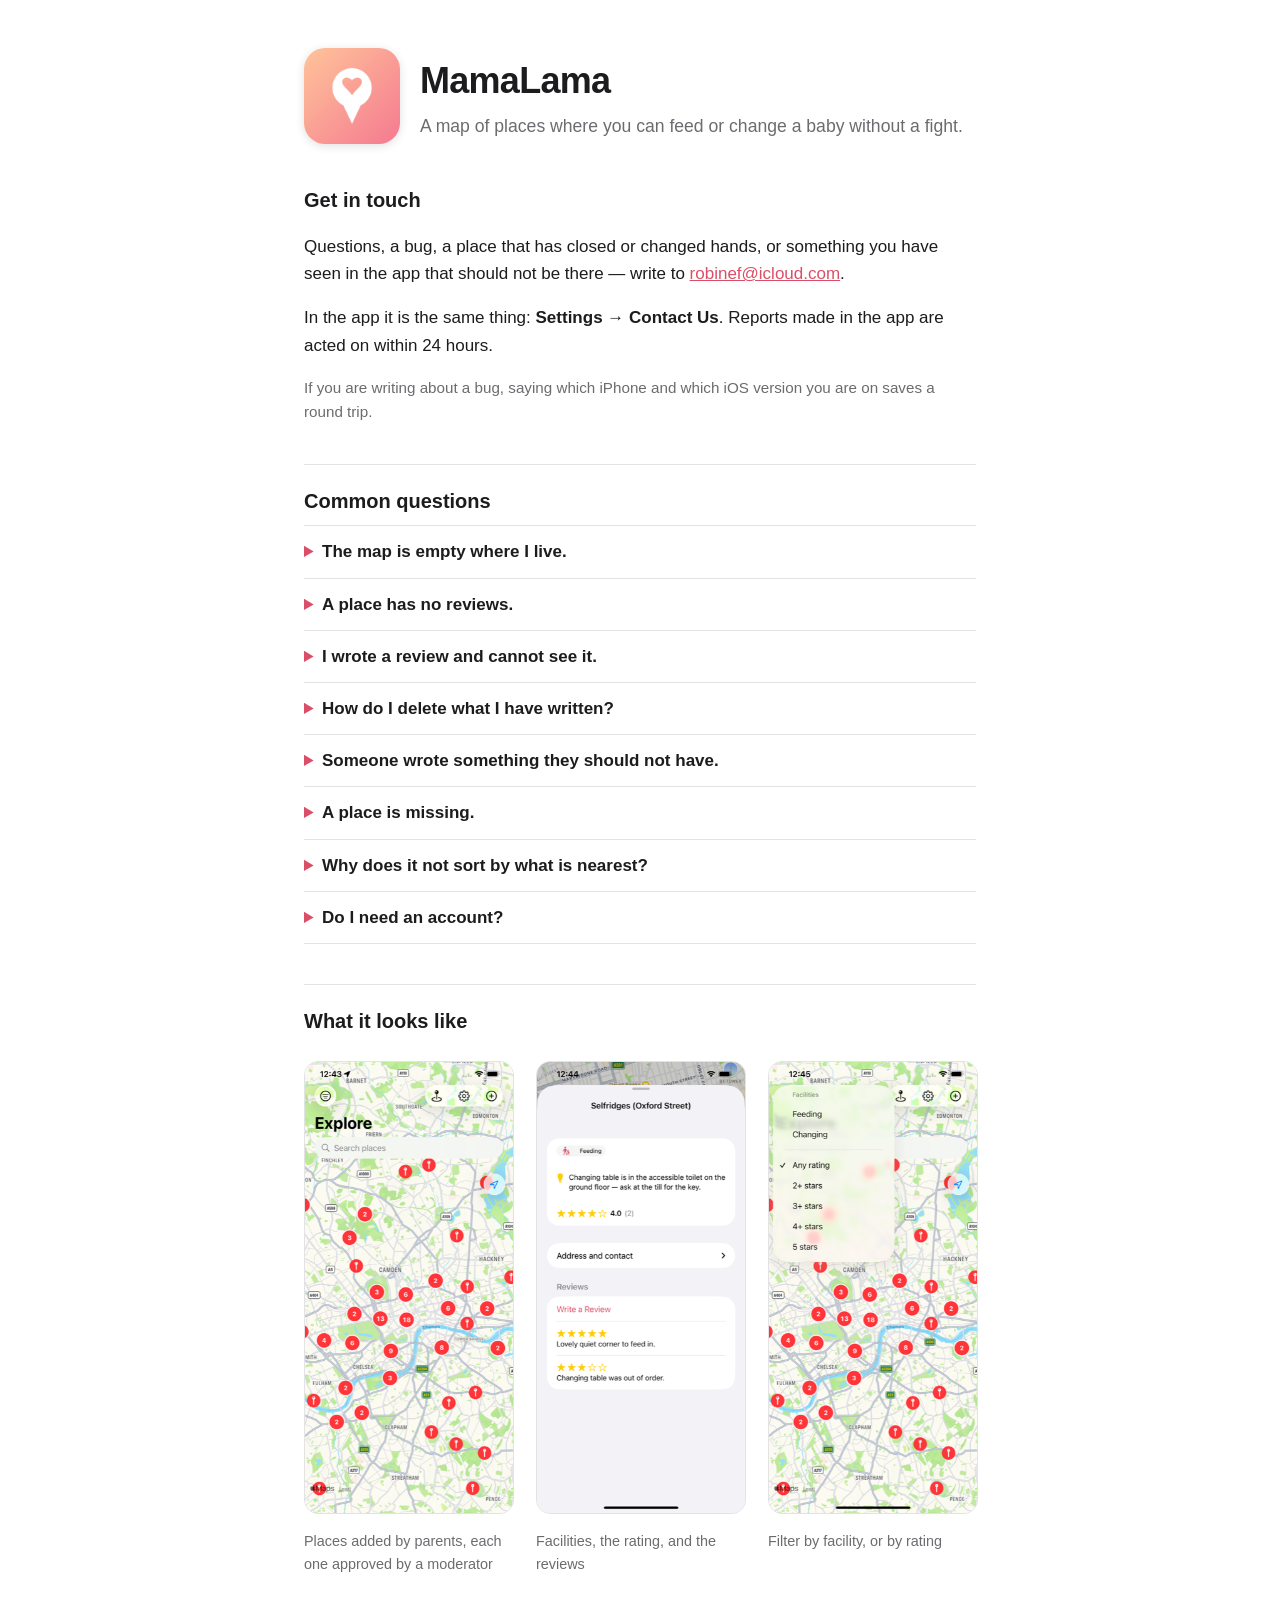
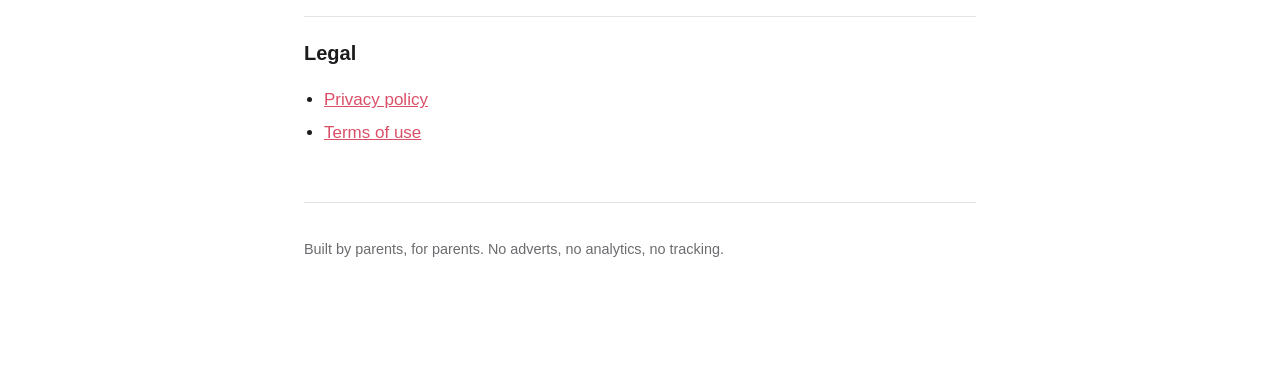
<file: index.html>
<!DOCTYPE html>
<html lang="en">
<head>
<meta charset="utf-8">
<meta name="viewport" content="width=device-width, initial-scale=1">
<title>MamaLama — Support</title>
<meta name="description" content="Support for MamaLama, a map of places where you can feed or change a baby without a fight.">
<link rel="icon" href="assets/icon.png">
<link rel="stylesheet" href="style.css">
</head>
<body>
<main>
  <header class="hero">
    <img class="icon" src="assets/icon.png" alt="MamaLama app icon" width="96" height="96">
    <div>
      <h1>MamaLama</h1>
      <p class="lede">A map of places where you can feed or change a baby without a fight.</p>
    </div>
  </header>

  <h2>Get in touch</h2>
  <p>
    Questions, a bug, a place that has closed or changed hands, or something you
    have seen in the app that should not be there — write to
    <a href="mailto:robinef@icloud.com?subject=MamaLama%20support">robinef@icloud.com</a>.
  </p>
  <p>
    In the app it is the same thing: <strong>Settings → Contact Us</strong>.
    Reports made in the app are acted on within 24&nbsp;hours.
  </p>
  <p class="note">
    If you are writing about a bug, saying which iPhone and which iOS version you
    are on saves a round trip.
  </p>

  <h2>Common questions</h2>

  <details>
    <summary>The map is empty where I live.</summary>
    <p>
      The map is built by the parents using it. Every place on it was added by
      a mum who had been there, and checked and approved by a moderator before
      it appeared. That means the map is thickest where parents have already
      been adding places, and empty where nobody has yet. If your area is bare,
      add the first place to it.
    </p>
  </details>

  <details>
    <summary>A place has no reviews.</summary>
    <p>
      The places are on the map from the moment you open it; the reviews fill in
      as parents write them. Tap a place and you can be the first.
    </p>
  </details>

  <details>
    <summary>I wrote a review and cannot see it.</summary>
    <p>
      Every review and every suggested place is read by a moderator before anyone
      else can see it, so it will not appear straight away. That is deliberate.
      Usually within 24&nbsp;hours.
    </p>
  </details>

  <details>
    <summary>How do I delete what I have written?</summary>
    <p>
      <strong>Settings → Delete my reviews</strong> removes every review you have
      written, whenever you like. To have anything else removed, email the address
      above.
    </p>
  </details>

  <details>
    <summary>Someone wrote something they should not have.</summary>
    <p>
      Report the review from the place's page and it is hidden from you at once,
      with a moderator on it within 24&nbsp;hours. You can also block a
      contributor so you never see their reviews again — that block is kept on
      your phone only, so it goes if you reinstall.
    </p>
  </details>

  <details>
    <summary>A place is missing.</summary>
    <p>
      <strong>Suggest a place</strong> from the map. Find it, tick what it has,
      and leave the one practical thing you wish someone had told you before you
      went — which floor the changing table is on, that you have to ask at the
      till, that it is hopeless at lunchtime. A moderator checks it before it
      goes on the map.
    </p>
  </details>

  <details>
    <summary>Why does it not sort by what is nearest?</summary>
    <p>
      It does not open on you and it does not sort by distance. Share your
      location and you get a blue dot so you can see where you are standing; you
      move the map yourself. Your location is never stored or sent anywhere.
    </p>
  </details>

  <details>
    <summary>Do I need an account?</summary>
    <p>
      There is no MamaLama account. Reading the map works signed out. Writing a
      review or suggesting a place uses the iCloud account already on your phone,
      so a moderator has something to act on.
    </p>
  </details>

  <h2>What it looks like</h2>
  <div class="shots">
    <figure><img src="assets/01-map.png" alt="The map, showing places nearby" loading="lazy"><figcaption>Places added by parents, each one approved by a moderator</figcaption></figure>
    <figure><img src="assets/02-place.png" alt="A place, with its facilities, rating and reviews" loading="lazy"><figcaption>Facilities, the rating, and the reviews</figcaption></figure>
    <figure><img src="assets/03-filters.png" alt="Filters for facility and rating" loading="lazy"><figcaption>Filter by facility, or by rating</figcaption></figure>
  </div>

  <h2>Legal</h2>
  <ul>
    <li><a href="privacy/">Privacy policy</a></li>
    <li><a href="terms/">Terms of use</a></li>
  </ul>

  <footer>
    <p>Built by parents, for parents. No adverts, no analytics, no tracking.</p>
  </footer>
</main>
</body>
</html>
</file>
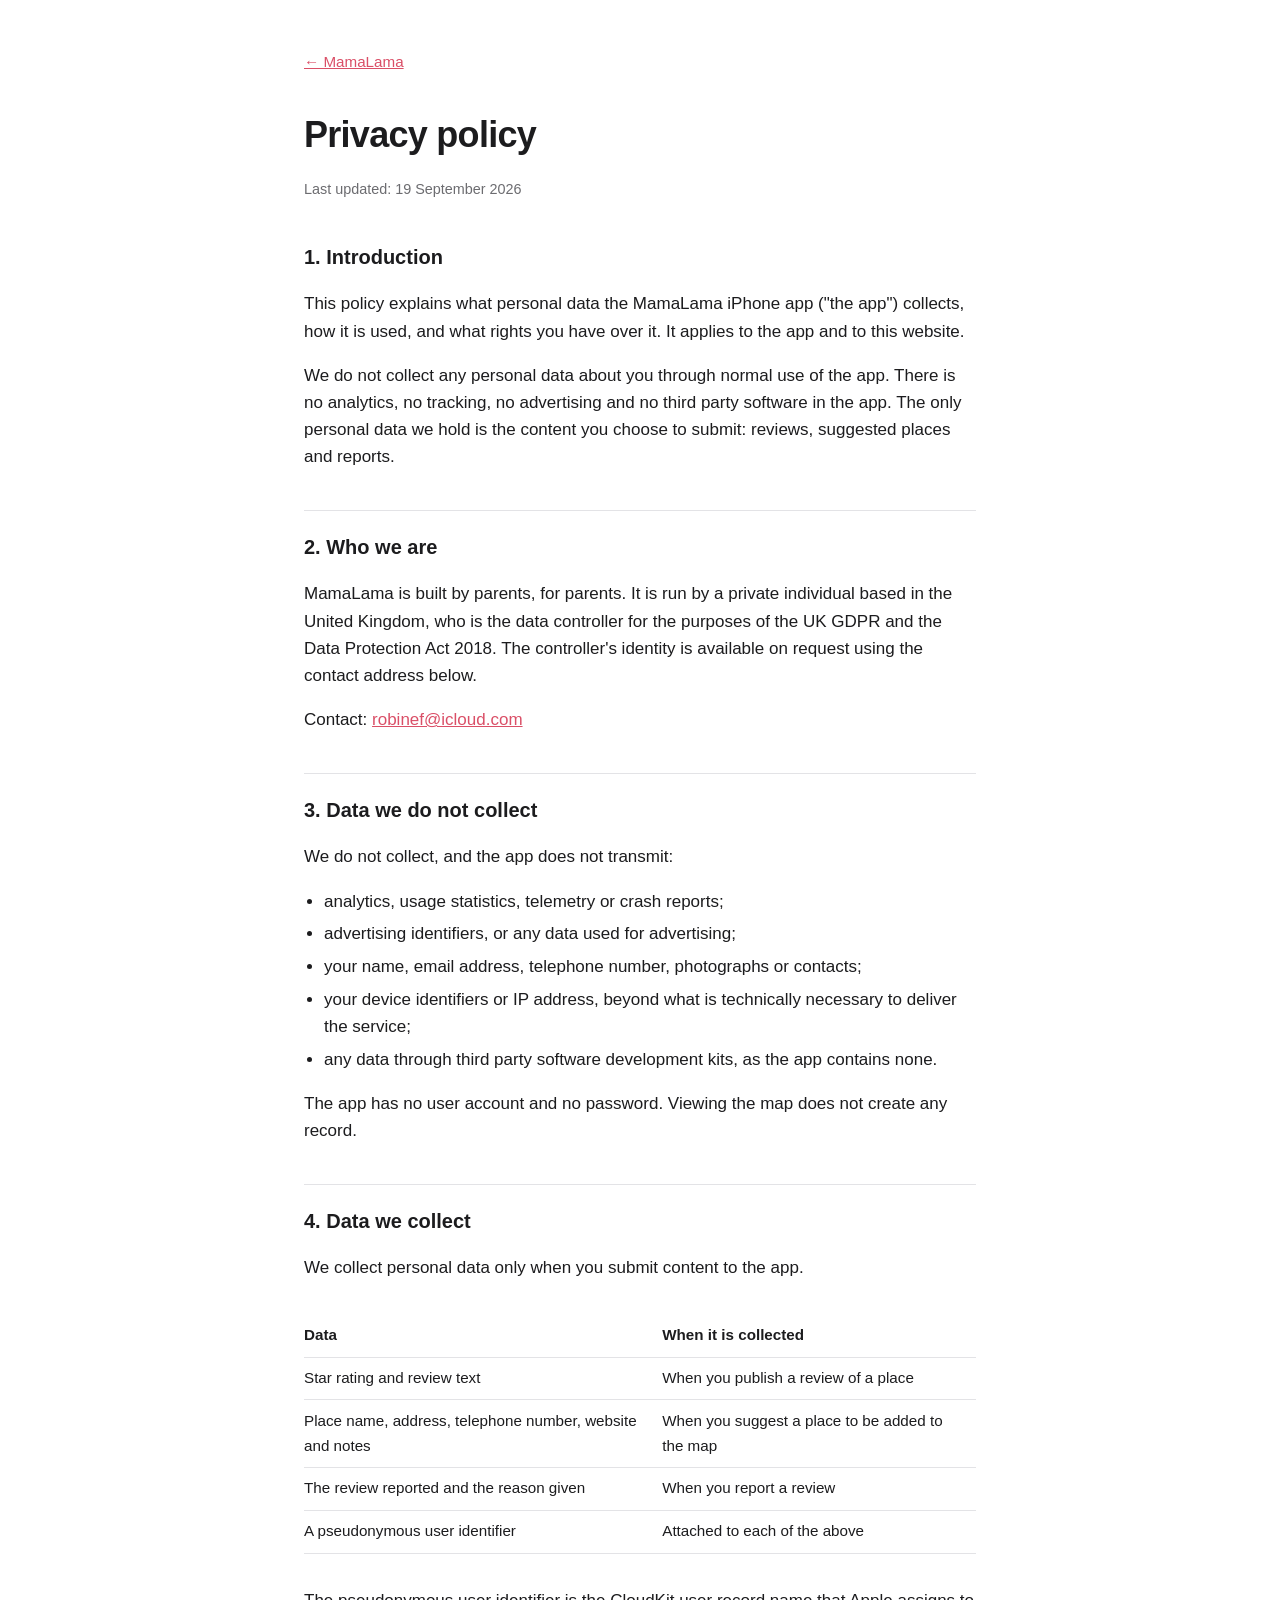
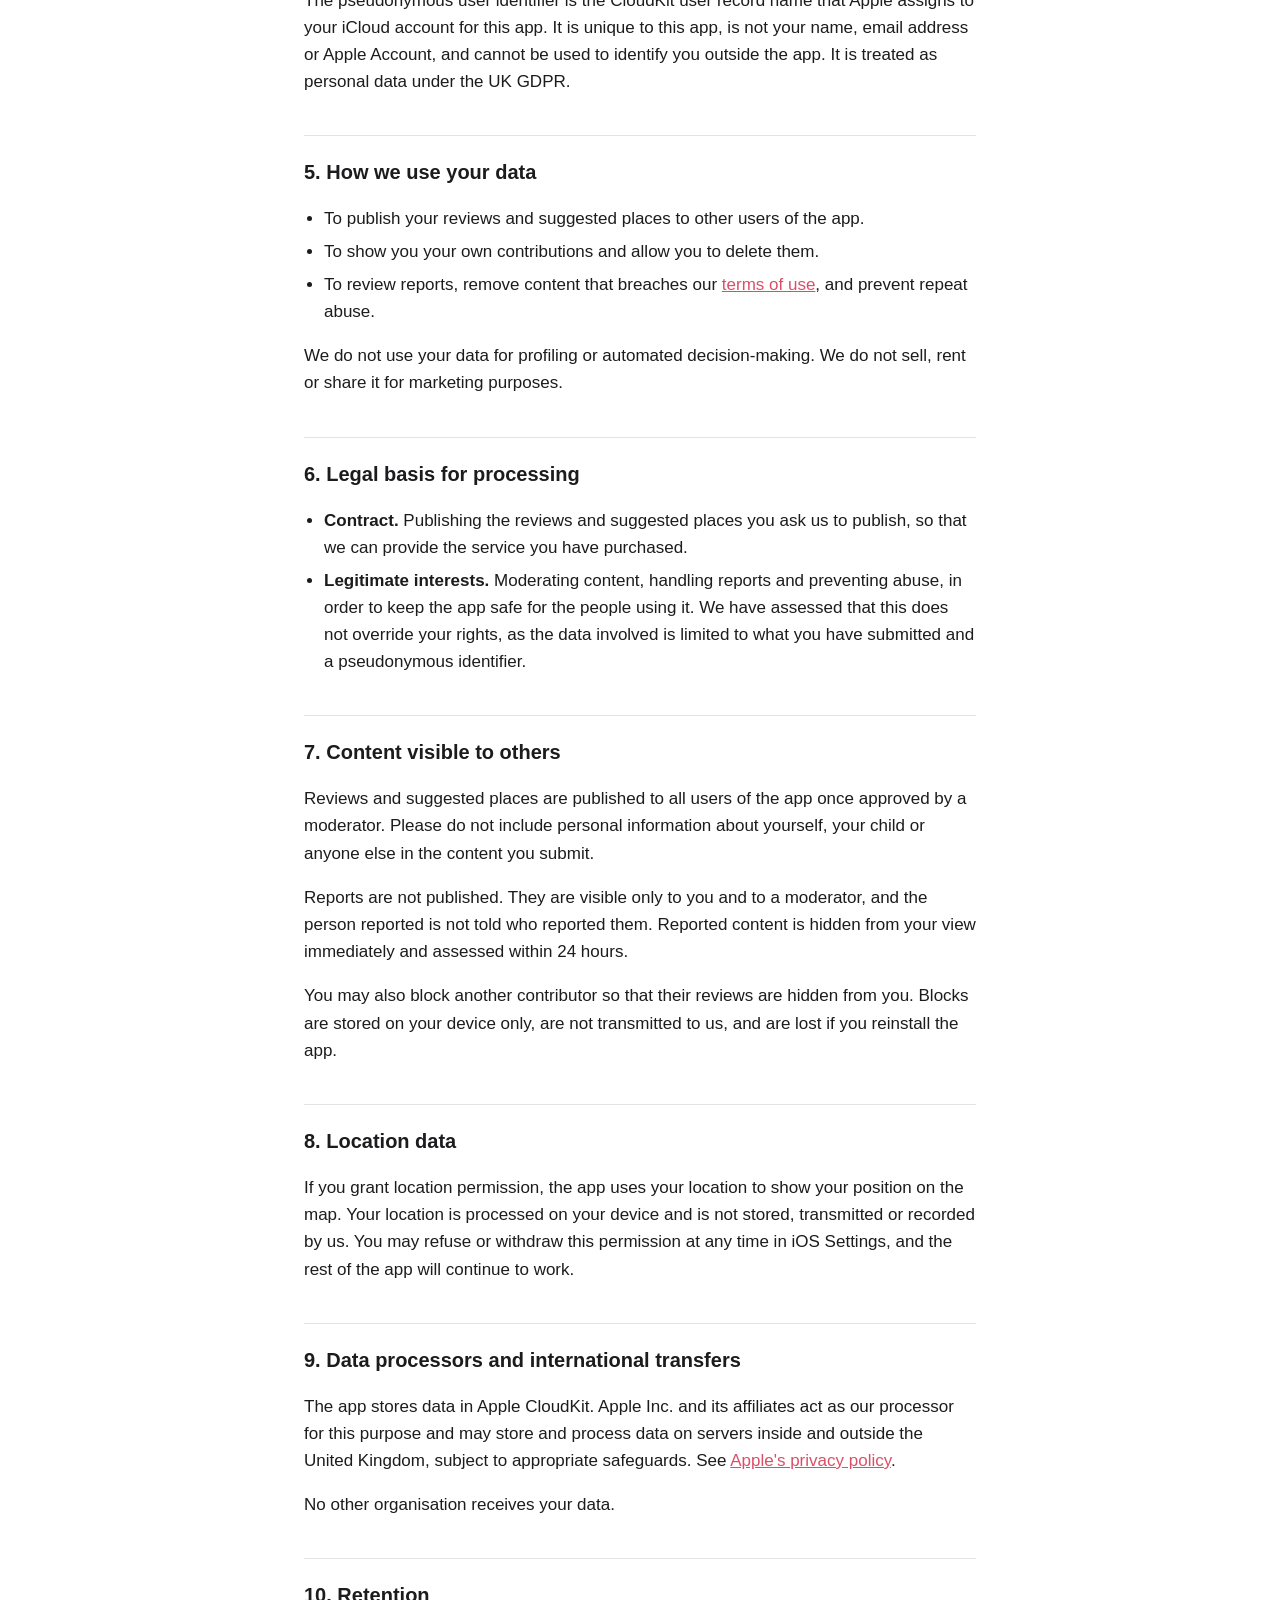
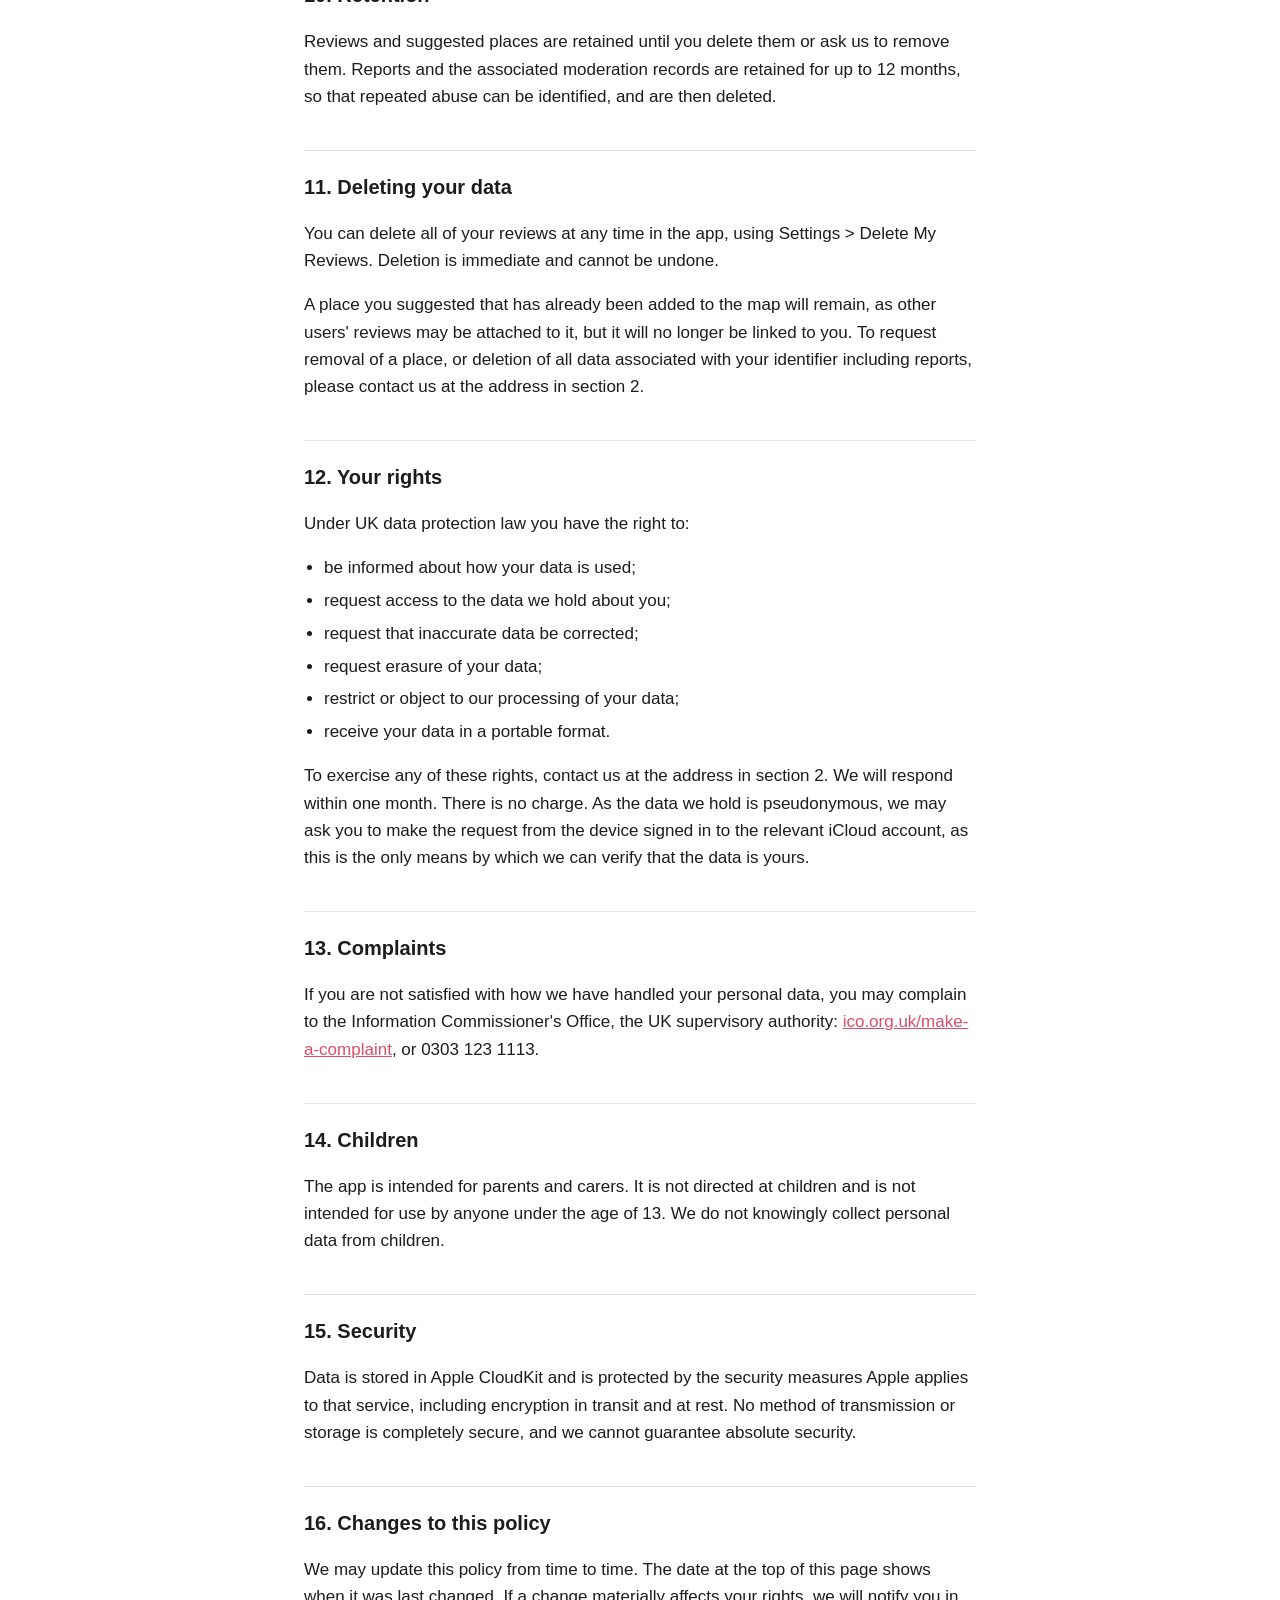
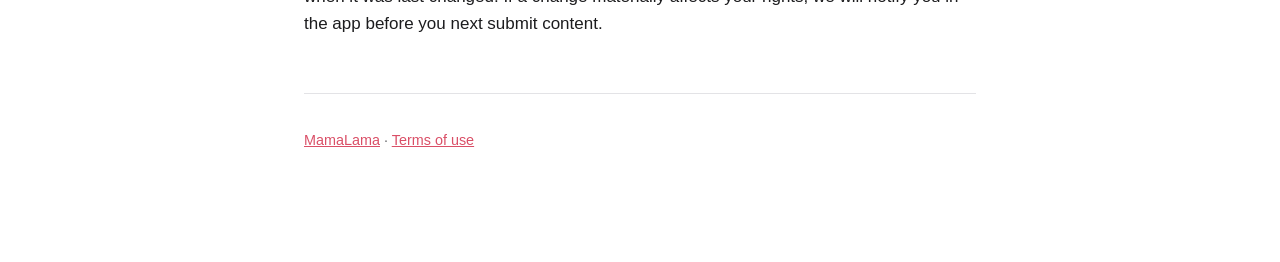
<file: privacy/index.html>
<!DOCTYPE html>
<html lang="en-GB">
<head>
<meta charset="utf-8">
<meta name="viewport" content="width=device-width, initial-scale=1">
<title>MamaLama — Privacy policy</title>
<meta name="description" content="Privacy policy for the MamaLama iPhone app.">
<link rel="icon" href="../assets/icon.png">
<link rel="stylesheet" href="../style.css">
</head>
<body>
<main>
  <a class="back" href="../">← MamaLama</a>
  <h1>Privacy policy</h1>
  <p class="updated">Last updated: 19 September 2026</p>

  <h2>1. Introduction</h2>
  <p>
    This policy explains what personal data the MamaLama iPhone app ("the app")
    collects, how it is used, and what rights you have over it. It applies to the
    app and to this website.
  </p>
  <p>
    We do not collect any personal data about you through normal use of the app.
    There is no analytics, no tracking, no advertising and no third party
    software in the app. The only personal data we hold is the content you choose
    to submit: reviews, suggested places and reports.
  </p>

  <h2>2. Who we are</h2>
  <p>
    MamaLama is built by parents, for parents. It is run by a private individual
    based in the United Kingdom, who is the data controller for the purposes of
    the UK GDPR and the Data Protection Act 2018. The controller's identity is
    available on request using the contact address below.
  </p>
  <p>
    Contact:
    <a href="mailto:robinef@icloud.com?subject=MamaLama%20privacy">robinef@icloud.com</a>
  </p>

  <h2>3. Data we do not collect</h2>
  <p>We do not collect, and the app does not transmit:</p>
  <ul>
    <li>analytics, usage statistics, telemetry or crash reports;</li>
    <li>advertising identifiers, or any data used for advertising;</li>
    <li>your name, email address, telephone number, photographs or contacts;</li>
    <li>your device identifiers or IP address, beyond what is technically
        necessary to deliver the service;</li>
    <li>any data through third party software development kits, as the app
        contains none.</li>
  </ul>
  <p>
    The app has no user account and no password. Viewing the map does not create
    any record.
  </p>

  <h2>4. Data we collect</h2>
  <p>We collect personal data only when you submit content to the app.</p>
  <div class="table-wrap">
  <table>
    <thead>
      <tr><th>Data</th><th>When it is collected</th></tr>
    </thead>
    <tbody>
      <tr>
        <td>Star rating and review text</td>
        <td>When you publish a review of a place</td>
      </tr>
      <tr>
        <td>Place name, address, telephone number, website and notes</td>
        <td>When you suggest a place to be added to the map</td>
      </tr>
      <tr>
        <td>The review reported and the reason given</td>
        <td>When you report a review</td>
      </tr>
      <tr>
        <td>A pseudonymous user identifier</td>
        <td>Attached to each of the above</td>
      </tr>
    </tbody>
  </table>
  </div>
  <p>
    The pseudonymous user identifier is the CloudKit user record name that Apple
    assigns to your iCloud account for this app. It is unique to this app, is not
    your name, email address or Apple Account, and cannot be used to identify you
    outside the app. It is treated as personal data under the UK GDPR.
  </p>

  <h2>5. How we use your data</h2>
  <ul>
    <li>To publish your reviews and suggested places to other users of the app.</li>
    <li>To show you your own contributions and allow you to delete them.</li>
    <li>To review reports, remove content that breaches our
        <a href="../terms/">terms of use</a>, and prevent repeat abuse.</li>
  </ul>
  <p>
    We do not use your data for profiling or automated decision-making. We do not
    sell, rent or share it for marketing purposes.
  </p>

  <h2>6. Legal basis for processing</h2>
  <ul>
    <li>
      <strong>Contract.</strong> Publishing the reviews and suggested places you
      ask us to publish, so that we can provide the service you have purchased.
    </li>
    <li>
      <strong>Legitimate interests.</strong> Moderating content, handling reports
      and preventing abuse, in order to keep the app safe for the people using
      it. We have assessed that this does not override your rights, as the data
      involved is limited to what you have submitted and a pseudonymous
      identifier.
    </li>
  </ul>

  <h2>7. Content visible to others</h2>
  <p>
    Reviews and suggested places are published to all users of the app once
    approved by a moderator. Please do not include personal information about
    yourself, your child or anyone else in the content you submit.
  </p>
  <p>
    Reports are not published. They are visible only to you and to a moderator,
    and the person reported is not told who reported them. Reported content is
    hidden from your view immediately and assessed within 24 hours.
  </p>
  <p>
    You may also block another contributor so that their reviews are hidden from
    you. Blocks are stored on your device only, are not transmitted to us, and are
    lost if you reinstall the app.
  </p>

  <h2>8. Location data</h2>
  <p>
    If you grant location permission, the app uses your location to show your
    position on the map. Your location is processed on your device and is not
    stored, transmitted or recorded by us. You may refuse or withdraw this
    permission at any time in iOS Settings, and the rest of the app will continue
    to work.
  </p>

  <h2>9. Data processors and international transfers</h2>
  <p>
    The app stores data in Apple CloudKit. Apple Inc. and its affiliates act as
    our processor for this purpose and may store and process data on servers
    inside and outside the United Kingdom, subject to appropriate safeguards. See
    <a href="https://www.apple.com/uk/legal/privacy/">Apple's privacy policy</a>.
  </p>
  <p>No other organisation receives your data.</p>

  <h2>10. Retention</h2>
  <p>
    Reviews and suggested places are retained until you delete them or ask us to
    remove them. Reports and the associated moderation records are retained for
    up to 12 months, so that repeated abuse can be identified, and are then
    deleted.
  </p>

  <h2>11. Deleting your data</h2>
  <p>
    You can delete all of your reviews at any time in the app, using
    Settings &gt; Delete My Reviews. Deletion is immediate and cannot be undone.
  </p>
  <p>
    A place you suggested that has already been added to the map will remain, as
    other users' reviews may be attached to it, but it will no longer be linked to
    you. To request removal of a place, or deletion of all data associated with
    your identifier including reports, please contact us at the address in
    section 2.
  </p>

  <h2>12. Your rights</h2>
  <p>Under UK data protection law you have the right to:</p>
  <ul>
    <li>be informed about how your data is used;</li>
    <li>request access to the data we hold about you;</li>
    <li>request that inaccurate data be corrected;</li>
    <li>request erasure of your data;</li>
    <li>restrict or object to our processing of your data;</li>
    <li>receive your data in a portable format.</li>
  </ul>
  <p>
    To exercise any of these rights, contact us at the address in section 2. We
    will respond within one month. There is no charge. As the data we hold is
    pseudonymous, we may ask you to make the request from the device signed in to
    the relevant iCloud account, as this is the only means by which we can verify
    that the data is yours.
  </p>

  <h2>13. Complaints</h2>
  <p>
    If you are not satisfied with how we have handled your personal data, you may
    complain to the Information Commissioner's Office, the UK supervisory
    authority: <a href="https://ico.org.uk/make-a-complaint/">ico.org.uk/make-a-complaint</a>,
    or 0303 123 1113.
  </p>

  <h2>14. Children</h2>
  <p>
    The app is intended for parents and carers. It is not directed at children and
    is not intended for use by anyone under the age of 13. We do not knowingly
    collect personal data from children.
  </p>

  <h2>15. Security</h2>
  <p>
    Data is stored in Apple CloudKit and is protected by the security measures
    Apple applies to that service, including encryption in transit and at rest. No
    method of transmission or storage is completely secure, and we cannot
    guarantee absolute security.
  </p>

  <h2>16. Changes to this policy</h2>
  <p>
    We may update this policy from time to time. The date at the top of this page
    shows when it was last changed. If a change materially affects your rights, we
    will notify you in the app before you next submit content.
  </p>

  <footer>
    <p><a href="../">MamaLama</a> · <a href="../terms/">Terms of use</a></p>
  </footer>
</main>
</body>
</html>
</file>
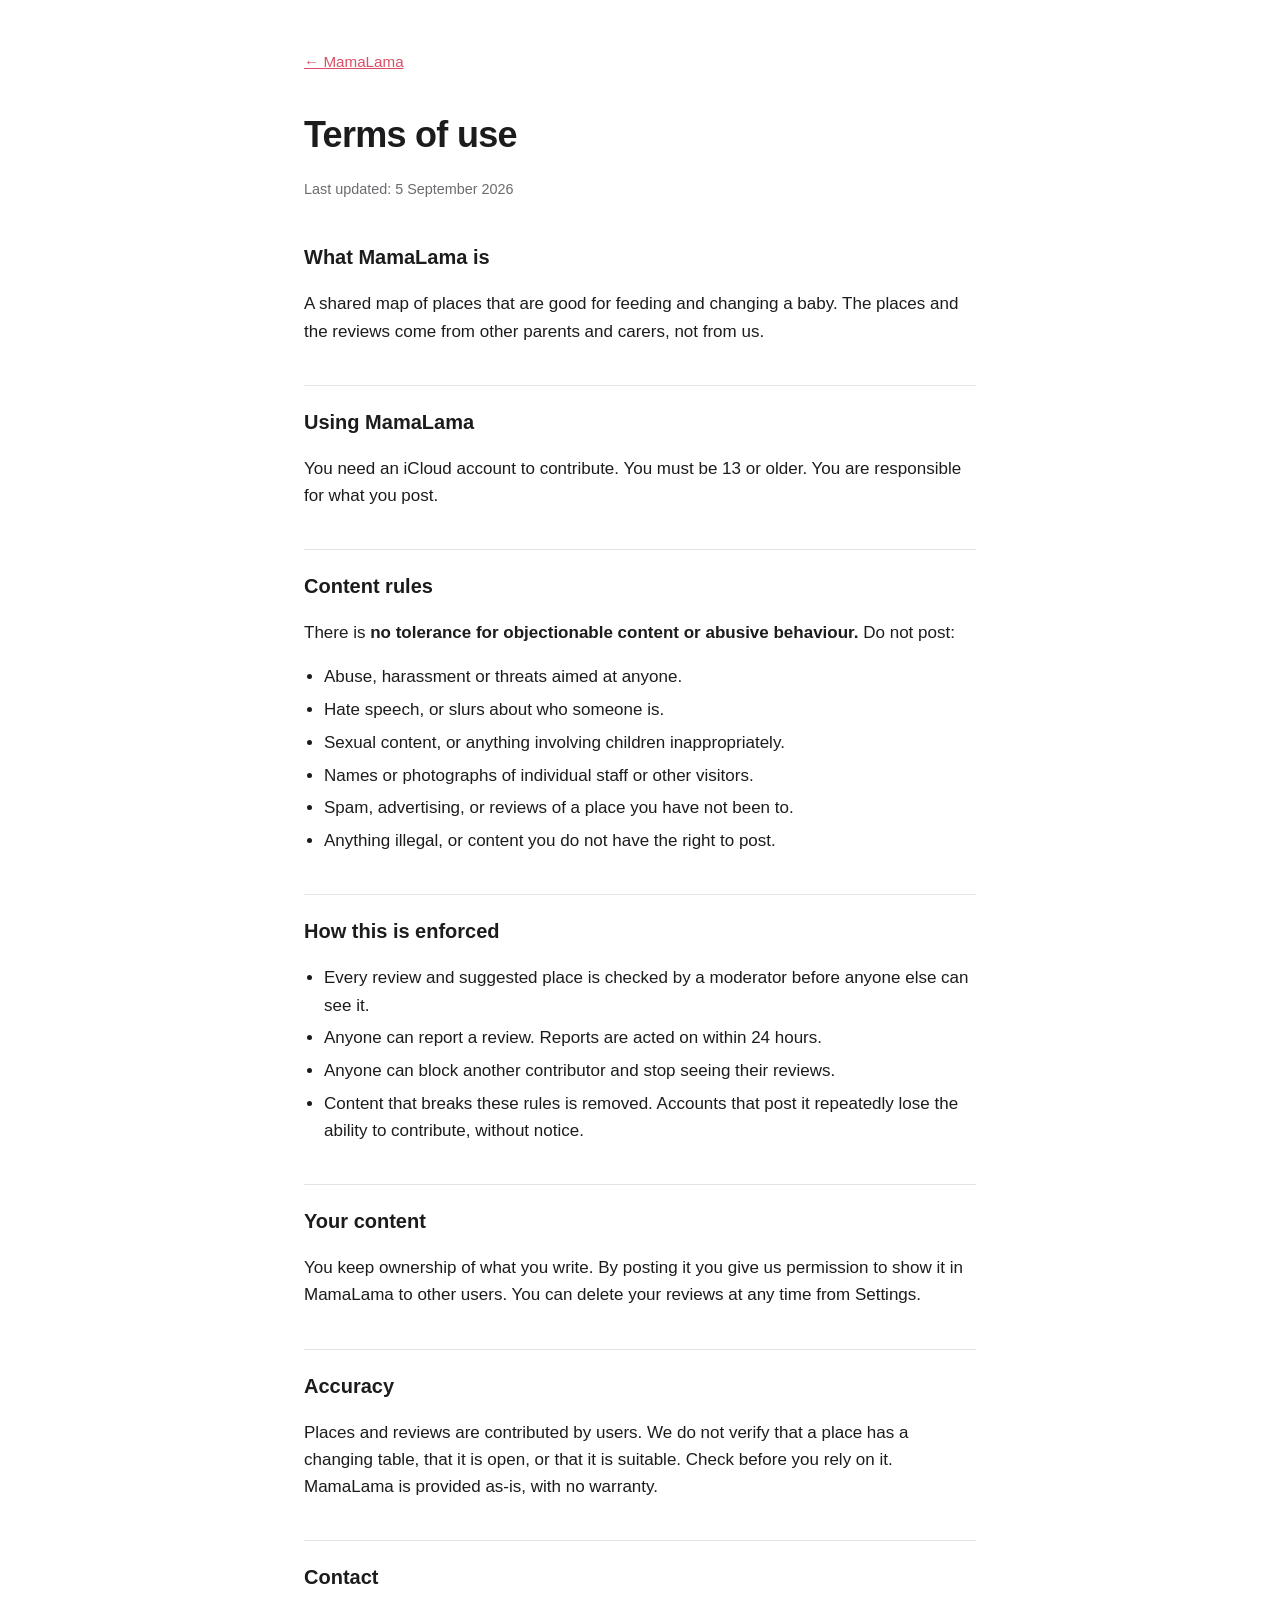
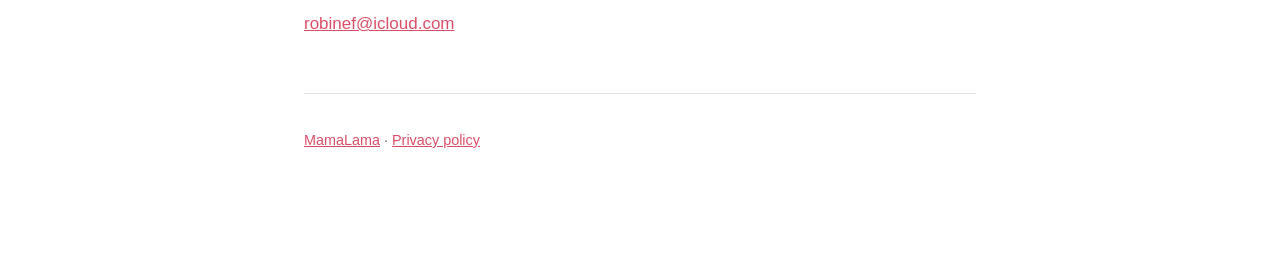
<file: terms/index.html>
<!DOCTYPE html>
<html lang="en-GB">
<head>
<meta charset="utf-8">
<meta name="viewport" content="width=device-width, initial-scale=1">
<title>MamaLama — Terms of use</title>
<link rel="icon" href="../assets/icon.png">
<link rel="stylesheet" href="../style.css">
</head>
<body>
<main>
  <a class="back" href="../">← MamaLama</a>
  <h1>Terms of use</h1>
  <p class="updated">Last updated: 5 September 2026</p>

  <h2>What MamaLama is</h2>
  <p>
    A shared map of places that are good for feeding and changing a baby. The
    places and the reviews come from other parents and carers, not from us.
  </p>

  <h2>Using MamaLama</h2>
  <p>
    You need an iCloud account to contribute. You must be 13 or older. You are
    responsible for what you post.
  </p>

  <h2>Content rules</h2>
  <p>
    There is <strong>no tolerance for objectionable content or abusive
    behaviour.</strong> Do not post:
  </p>
  <ul>
    <li>Abuse, harassment or threats aimed at anyone.</li>
    <li>Hate speech, or slurs about who someone is.</li>
    <li>Sexual content, or anything involving children inappropriately.</li>
    <li>Names or photographs of individual staff or other visitors.</li>
    <li>Spam, advertising, or reviews of a place you have not been to.</li>
    <li>Anything illegal, or content you do not have the right to post.</li>
  </ul>

  <h2>How this is enforced</h2>
  <ul>
    <li>
      Every review and suggested place is checked by a moderator before anyone
      else can see it.
    </li>
    <li>Anyone can report a review. Reports are acted on within 24 hours.</li>
    <li>Anyone can block another contributor and stop seeing their reviews.</li>
    <li>
      Content that breaks these rules is removed. Accounts that post it
      repeatedly lose the ability to contribute, without notice.
    </li>
  </ul>

  <h2>Your content</h2>
  <p>
    You keep ownership of what you write. By posting it you give us permission
    to show it in MamaLama to other users. You can delete your reviews at any
    time from Settings.
  </p>

  <h2>Accuracy</h2>
  <p>
    Places and reviews are contributed by users. We do not verify that a place
    has a changing table, that it is open, or that it is suitable. Check before
    you rely on it. MamaLama is provided as-is, with no warranty.
  </p>

  <h2>Contact</h2>
  <p><a href="mailto:robinef@icloud.com">robinef@icloud.com</a></p>
  <footer>
    <p><a href="../">MamaLama</a> · <a href="../privacy/">Privacy policy</a></p>
  </footer>
</main>
</body>
</html>
</file>
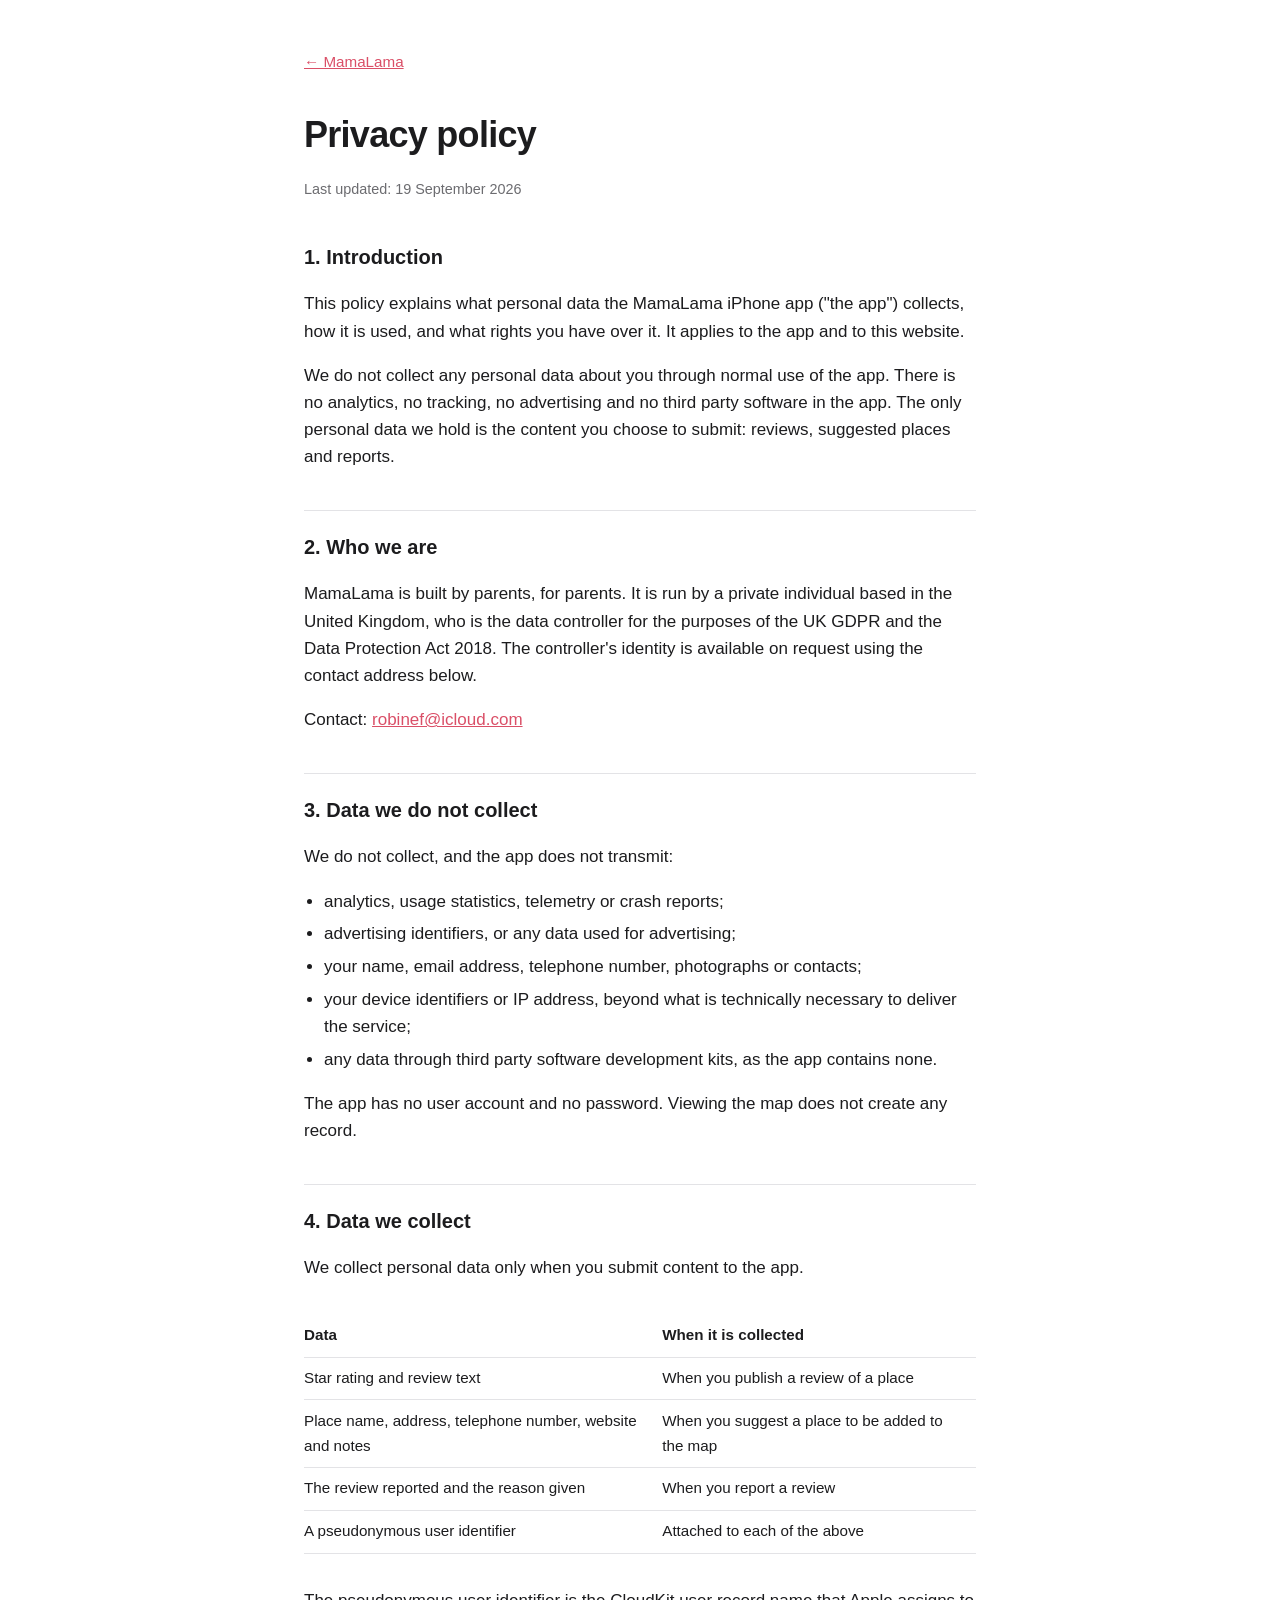
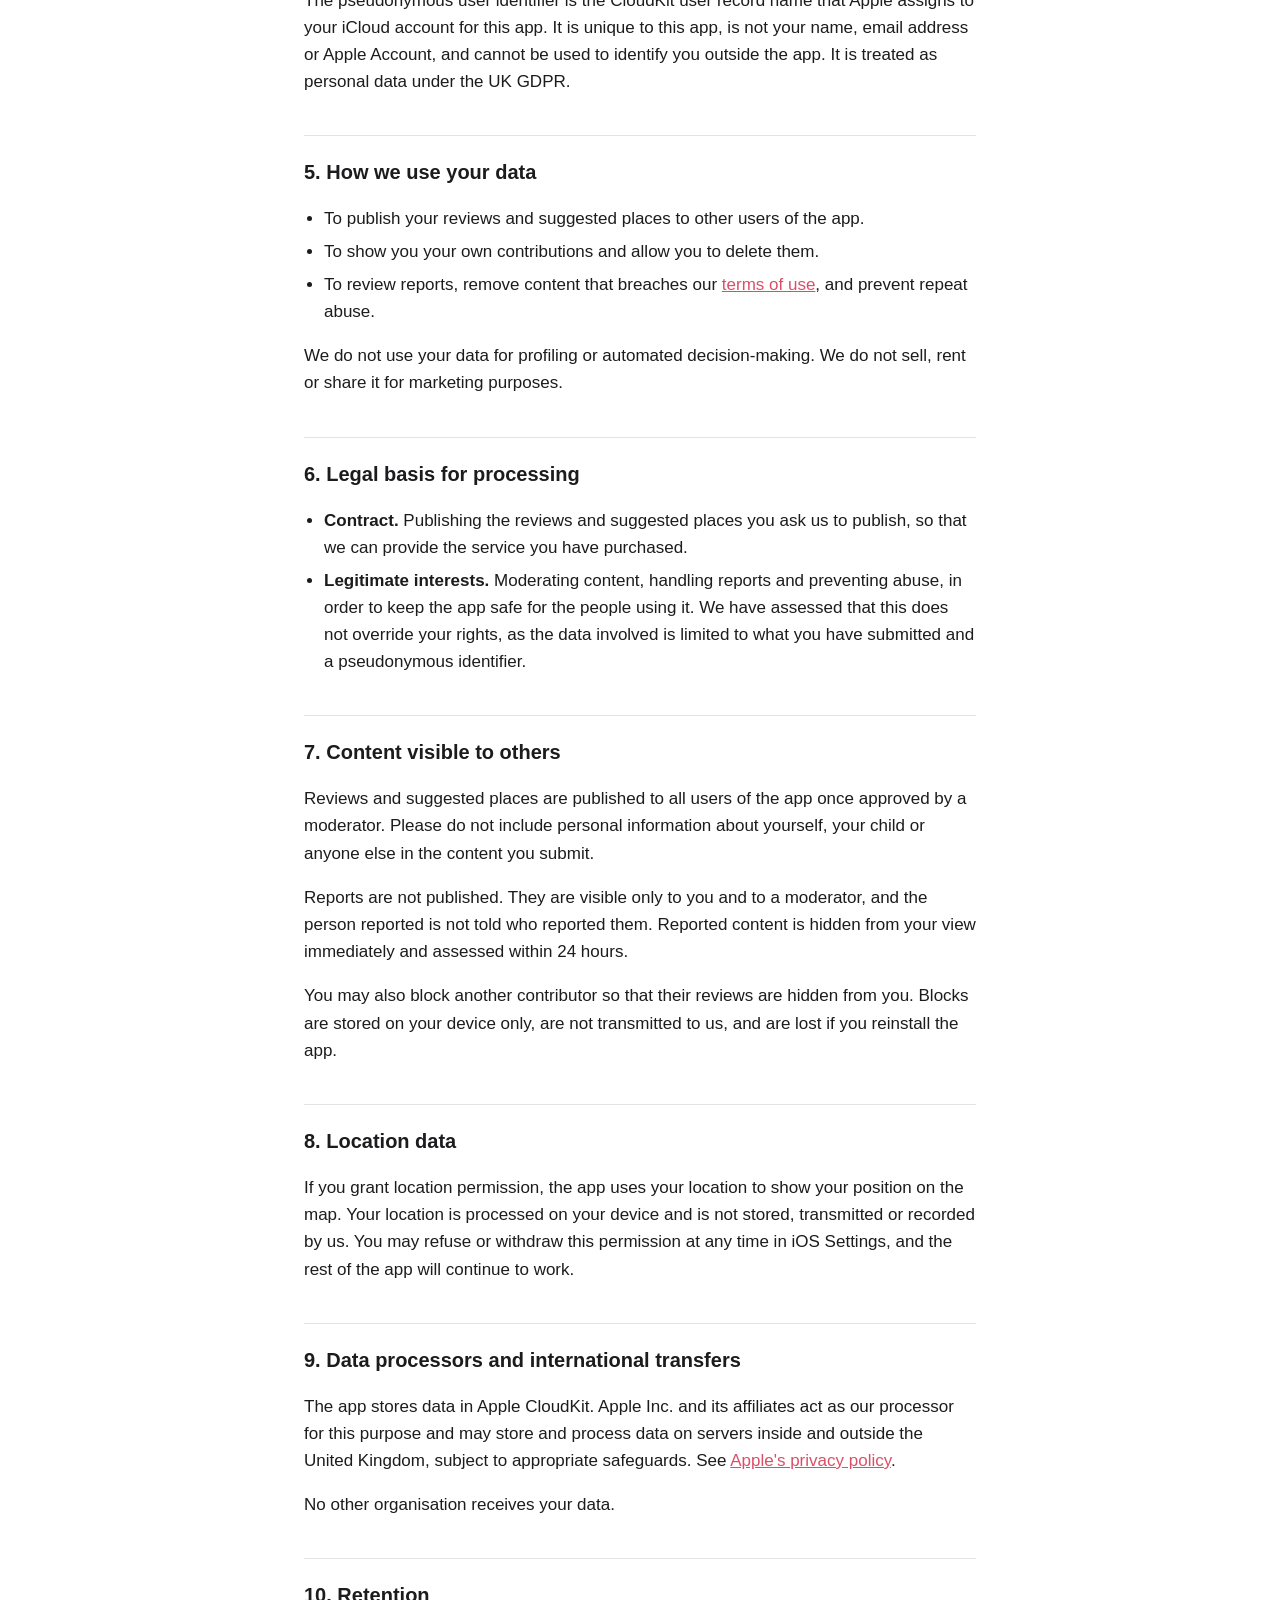
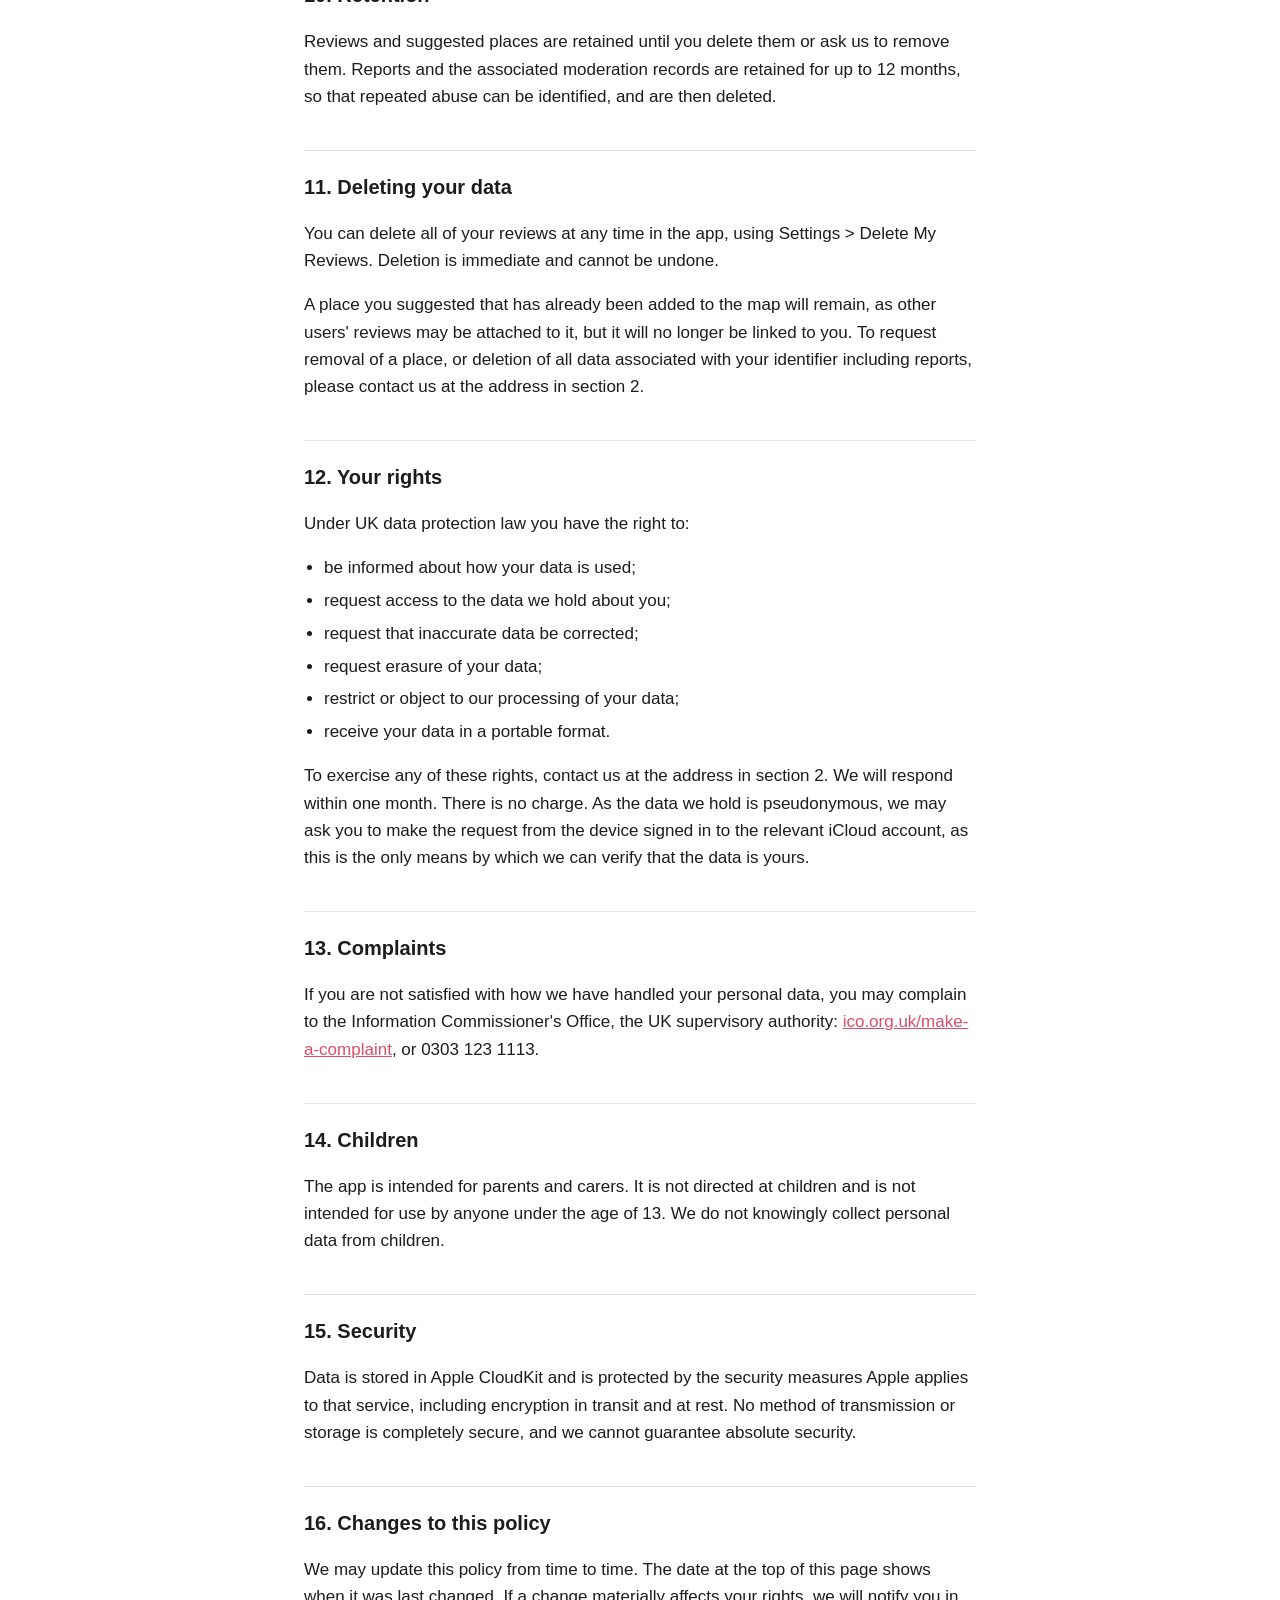
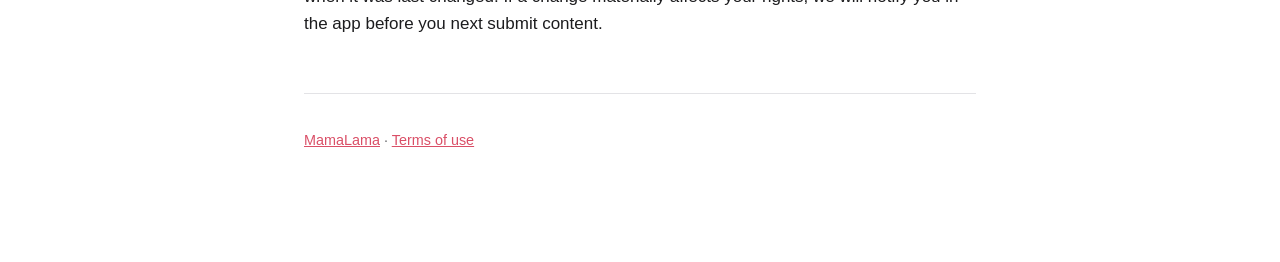
<file: privacy.html>
<!DOCTYPE html>
<html lang="en-GB">
<head>
<meta charset="utf-8">
<meta http-equiv="refresh" content="0; url=./privacy/">
<link rel="canonical" href="./privacy/">
<title>Redirecting…</title>
</head>
<body><p>This page has moved to <a href="./privacy/">/privacy/</a>.</p></body>
</html>
</file>
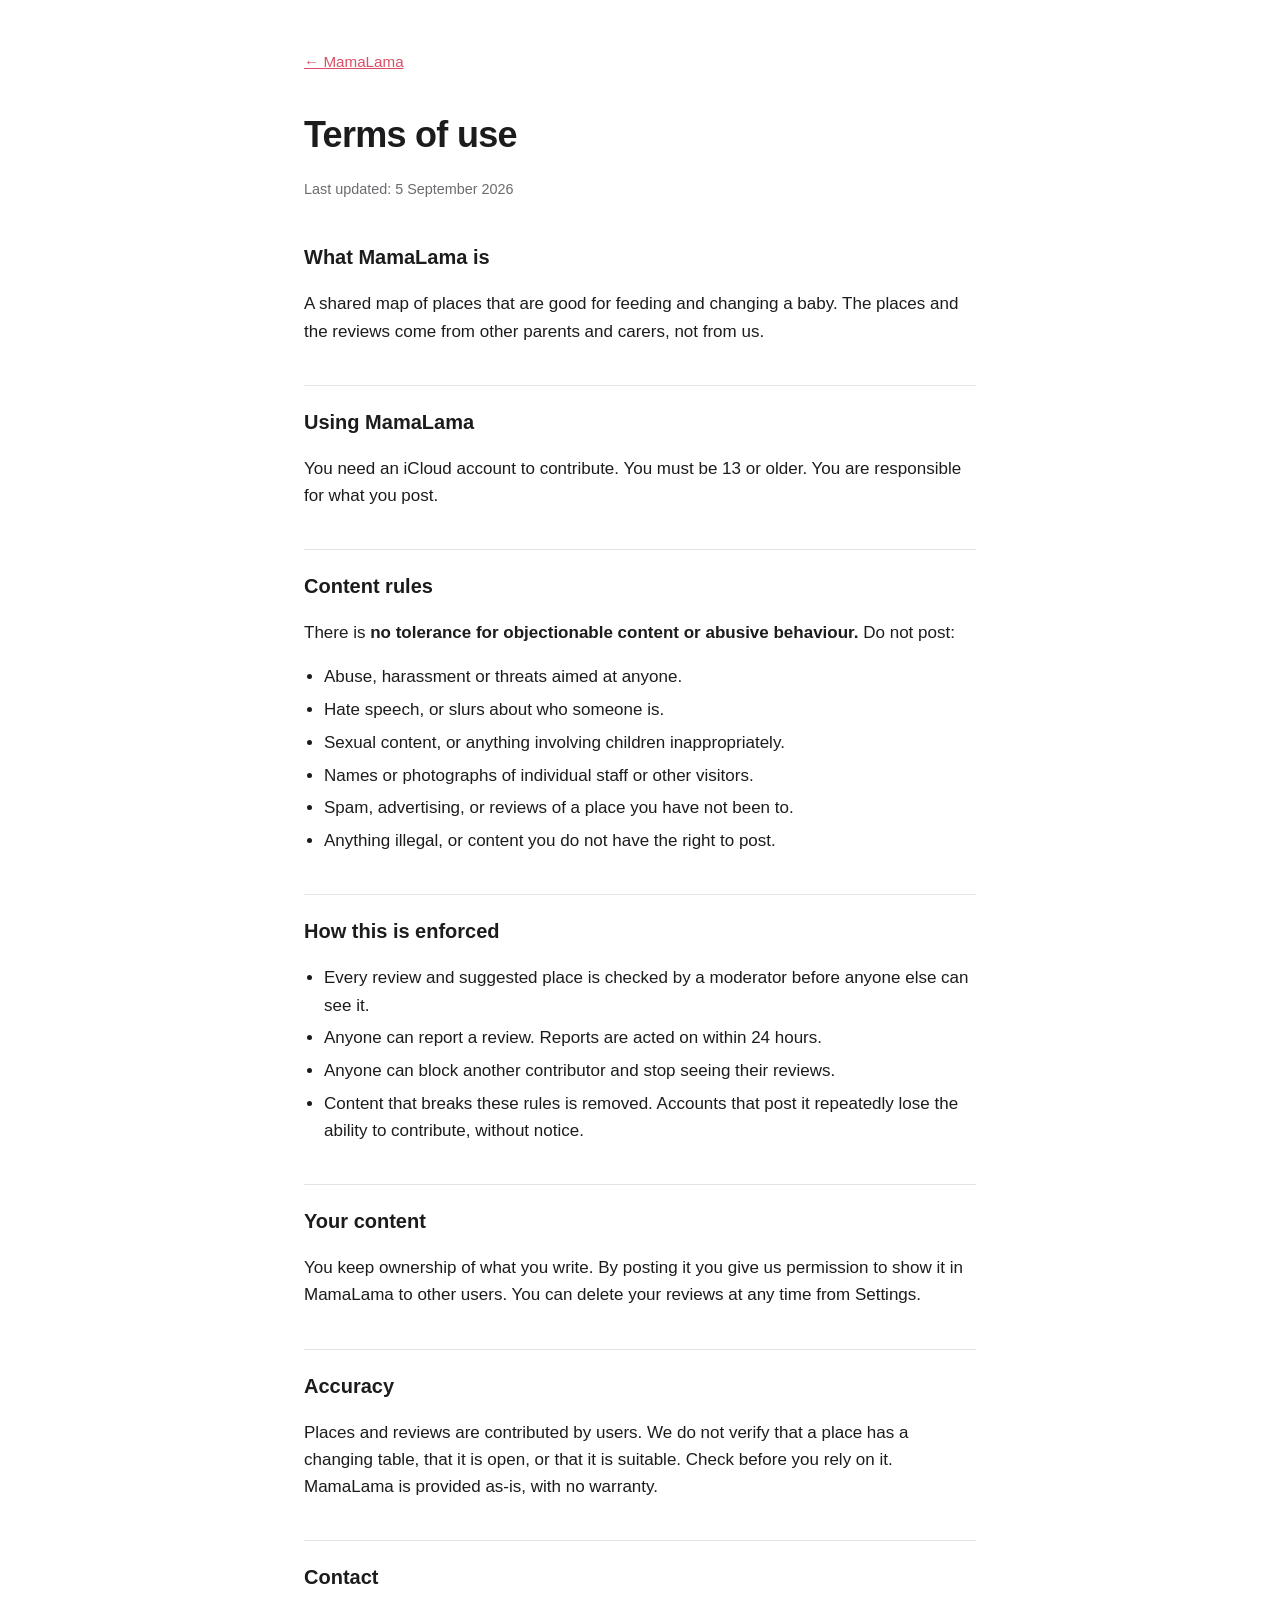
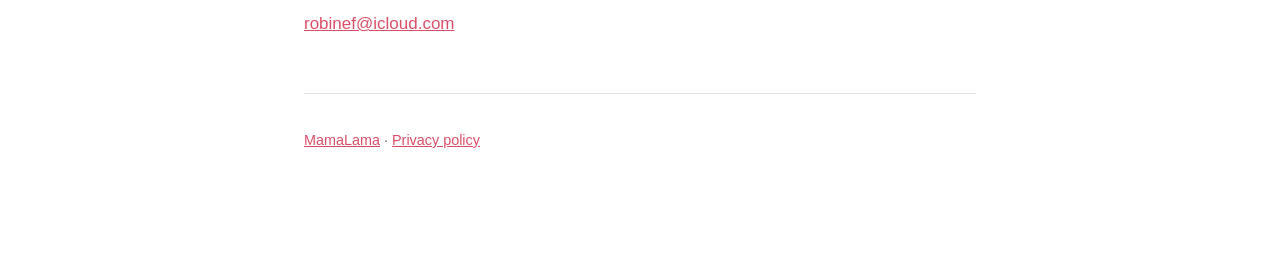
<file: terms.html>
<!DOCTYPE html>
<html lang="en-GB">
<head>
<meta charset="utf-8">
<meta http-equiv="refresh" content="0; url=./terms/">
<link rel="canonical" href="./terms/">
<title>Redirecting…</title>
</head>
<body><p>This page has moved to <a href="./terms/">/terms/</a>.</p></body>
</html>
</file>
<file: style.css>
:root {
  color-scheme: light dark;
  --ink: #1c1c1e;
  --muted: #6c6c70;
  --accent: #da4f67;
  --rule: #e3e3e6;
}

@media (prefers-color-scheme: dark) {
  :root {
    --ink: #f2f2f7;
    --muted: #9c9ca1;
    --accent: #f68396;
    --rule: #38383a;
  }
}

body {
  margin: 0;
  padding: 3rem 1.25rem 6rem;
  font: 17px/1.6 -apple-system, BlinkMacSystemFont, "Segoe UI", Roboto, sans-serif;
  color: var(--ink);
}

main {
  max-width: 42rem;
  margin: 0 auto;
}

h1 {
  font-size: 2.25rem;
  letter-spacing: -0.02em;
  margin: 0 0 0.25rem;
}

h2 {
  font-size: 1.25rem;
  margin: 2.5rem 0 0.5rem;
  padding-top: 1.25rem;
  border-top: 1px solid var(--rule);
}

h2:first-of-type {
  border-top: 0;
  padding-top: 0;
}

.lede {
  color: var(--muted);
  font-size: 1.1rem;
  margin-top: 0;
}

.updated {
  color: var(--muted);
  font-size: 0.9rem;
}

a {
  color: var(--accent);
}

ul {
  padding-left: 1.25rem;
}

li {
  margin: 0.35rem 0;
}

.back {
  display: inline-block;
  margin-bottom: 2rem;
  font-size: 0.95rem;
}

/* --- support site additions --- */

.hero {
  display: flex;
  align-items: center;
  gap: 1.25rem;
  margin-bottom: 2.5rem;
}

.icon {
  width: 96px;
  height: 96px;
  border-radius: 22%;
  flex: none;
  box-shadow: 0 2px 10px rgb(0 0 0 / 0.12);
}

.hero h1 {
  margin-bottom: 0.2rem;
}

.hero .lede {
  margin-bottom: 0;
}

.note {
  color: var(--muted);
  font-size: 0.95rem;
}

details {
  border-top: 1px solid var(--rule);
  padding: 0.75rem 0;
}

details:last-of-type {
  border-bottom: 1px solid var(--rule);
}

summary {
  cursor: pointer;
  font-weight: 600;
}

summary::marker {
  color: var(--accent);
}

details p {
  margin: 0.6rem 0 0.2rem;
  color: var(--muted);
}

.shots {
  display: grid;
  grid-template-columns: repeat(auto-fit, minmax(180px, 1fr));
  gap: 1.5rem;
  margin: 1.5rem 0 0;
}

.shots figure {
  margin: 0;
}

.shots img {
  width: 100%;
  height: auto;
  border: 1px solid var(--rule);
  border-radius: 14px;
}

.shots figcaption {
  color: var(--muted);
  font-size: 0.9rem;
  margin-top: 0.5rem;
}

footer {
  margin-top: 3.5rem;
  padding-top: 1.25rem;
  border-top: 1px solid var(--rule);
  color: var(--muted);
  font-size: 0.9rem;
}

@media (max-width: 30rem) {
  .hero {
    flex-direction: column;
    align-items: flex-start;
    gap: 1rem;
  }
}

table {
  border-collapse: collapse;
  width: 100%;
  margin: 1rem 0;
  font-size: 0.95rem;
}

th, td {
  text-align: left;
  vertical-align: top;
  padding: 0.55rem 0.75rem 0.55rem 0;
  border-bottom: 1px solid var(--rule);
}

th {
  font-weight: 600;
  white-space: nowrap;
}

.table-wrap {
  overflow-x: auto;
}
</file>
